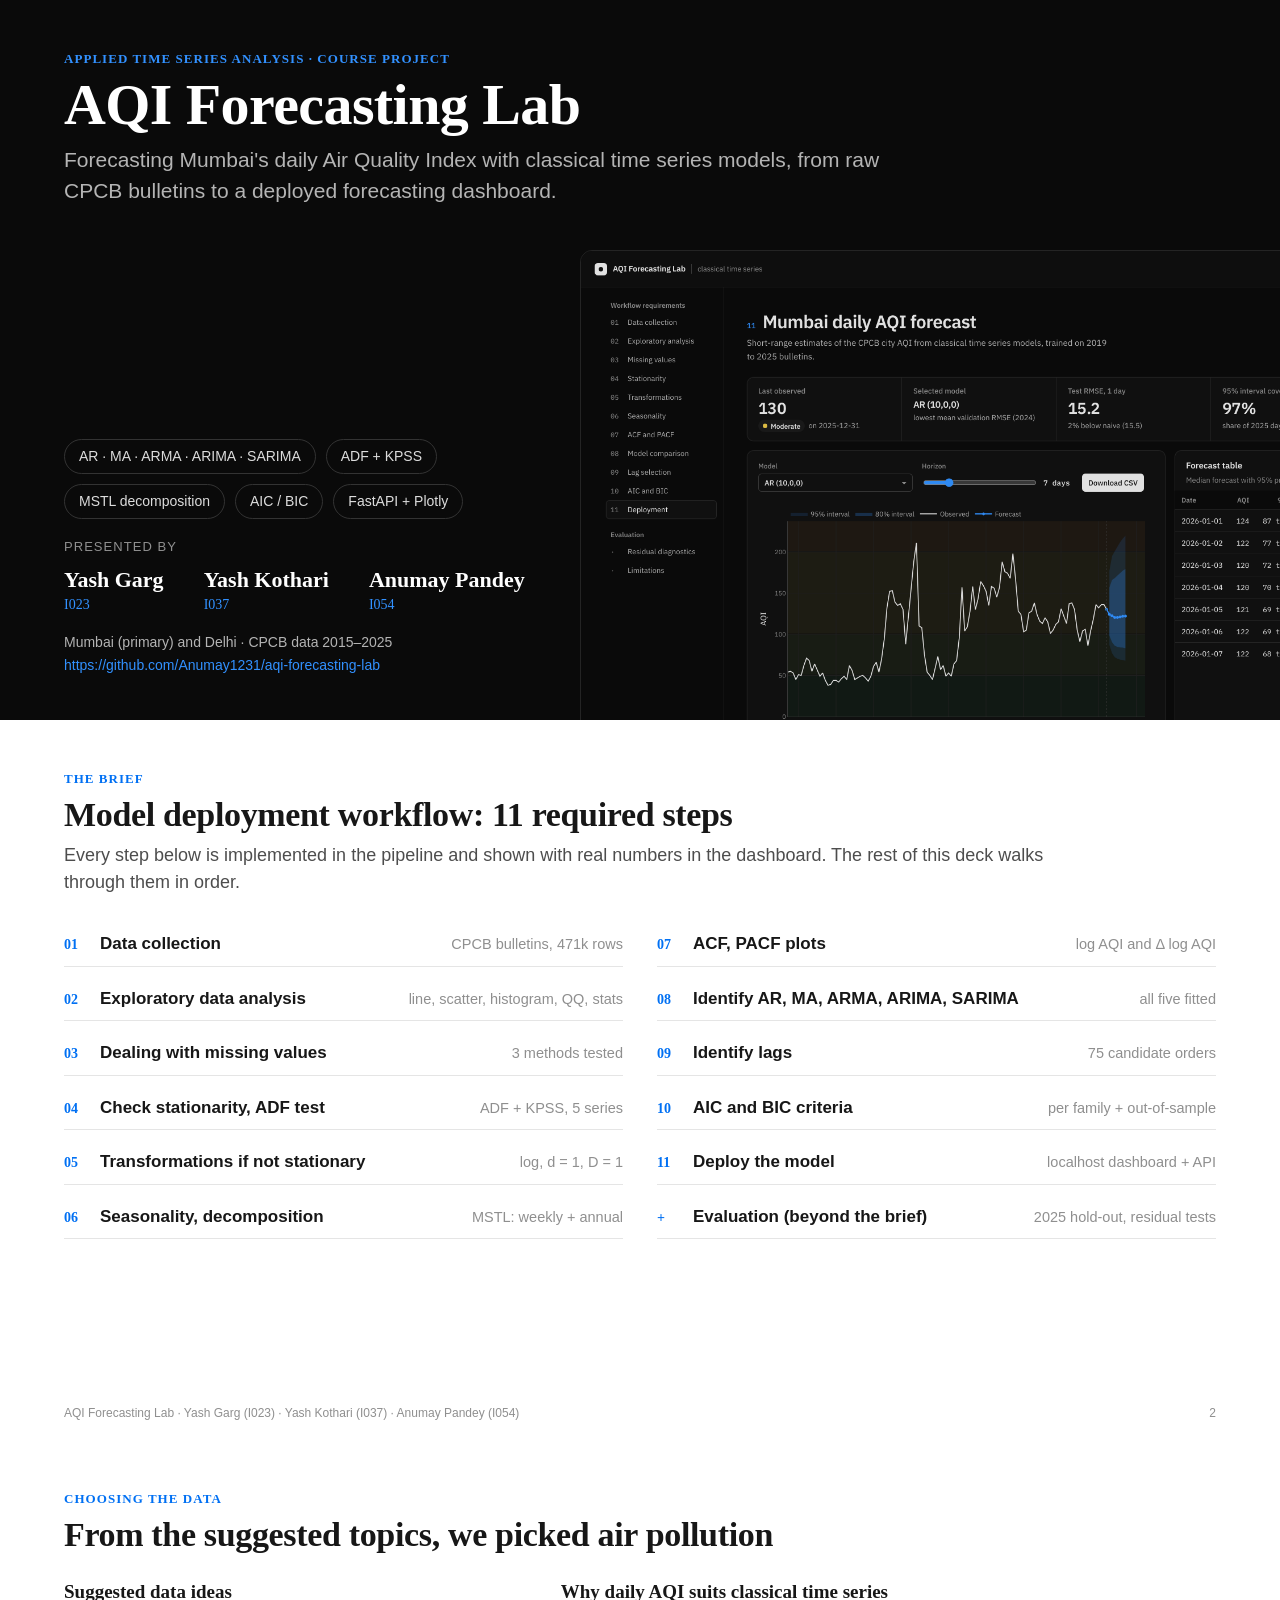
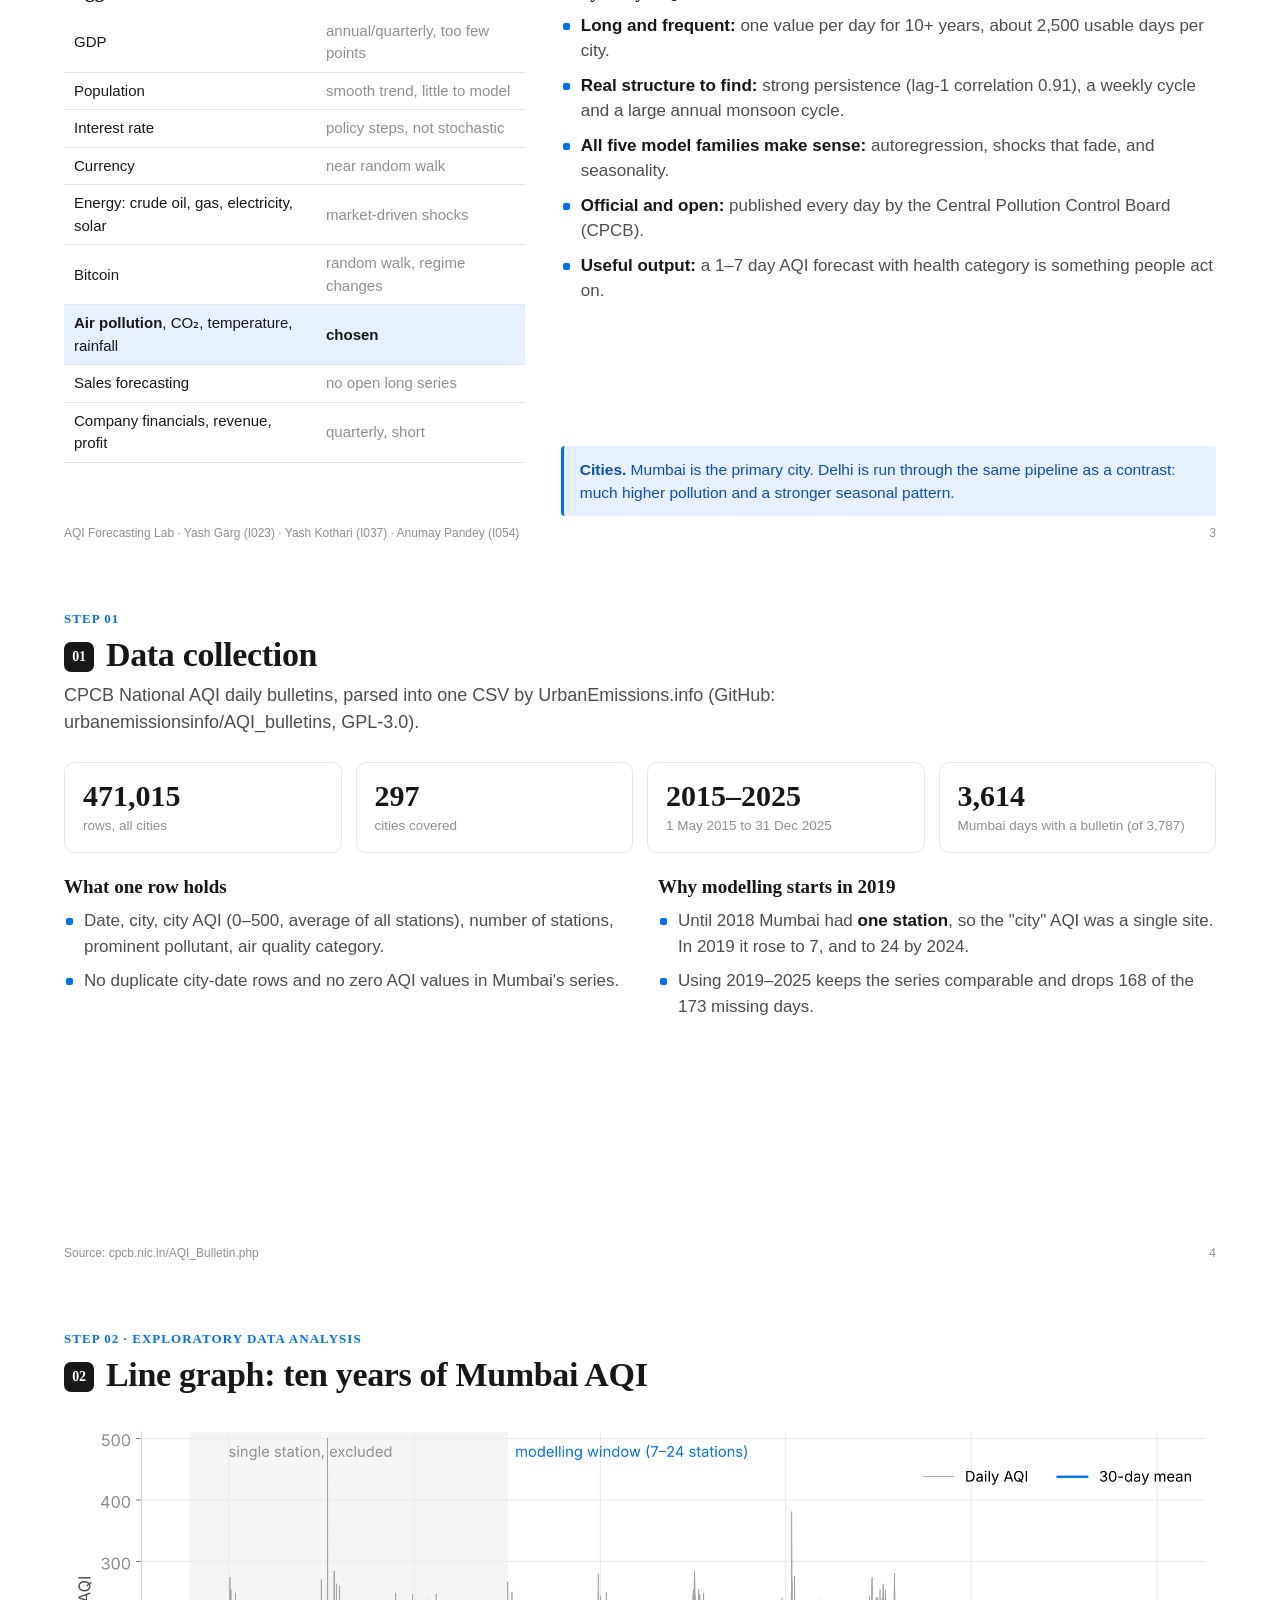
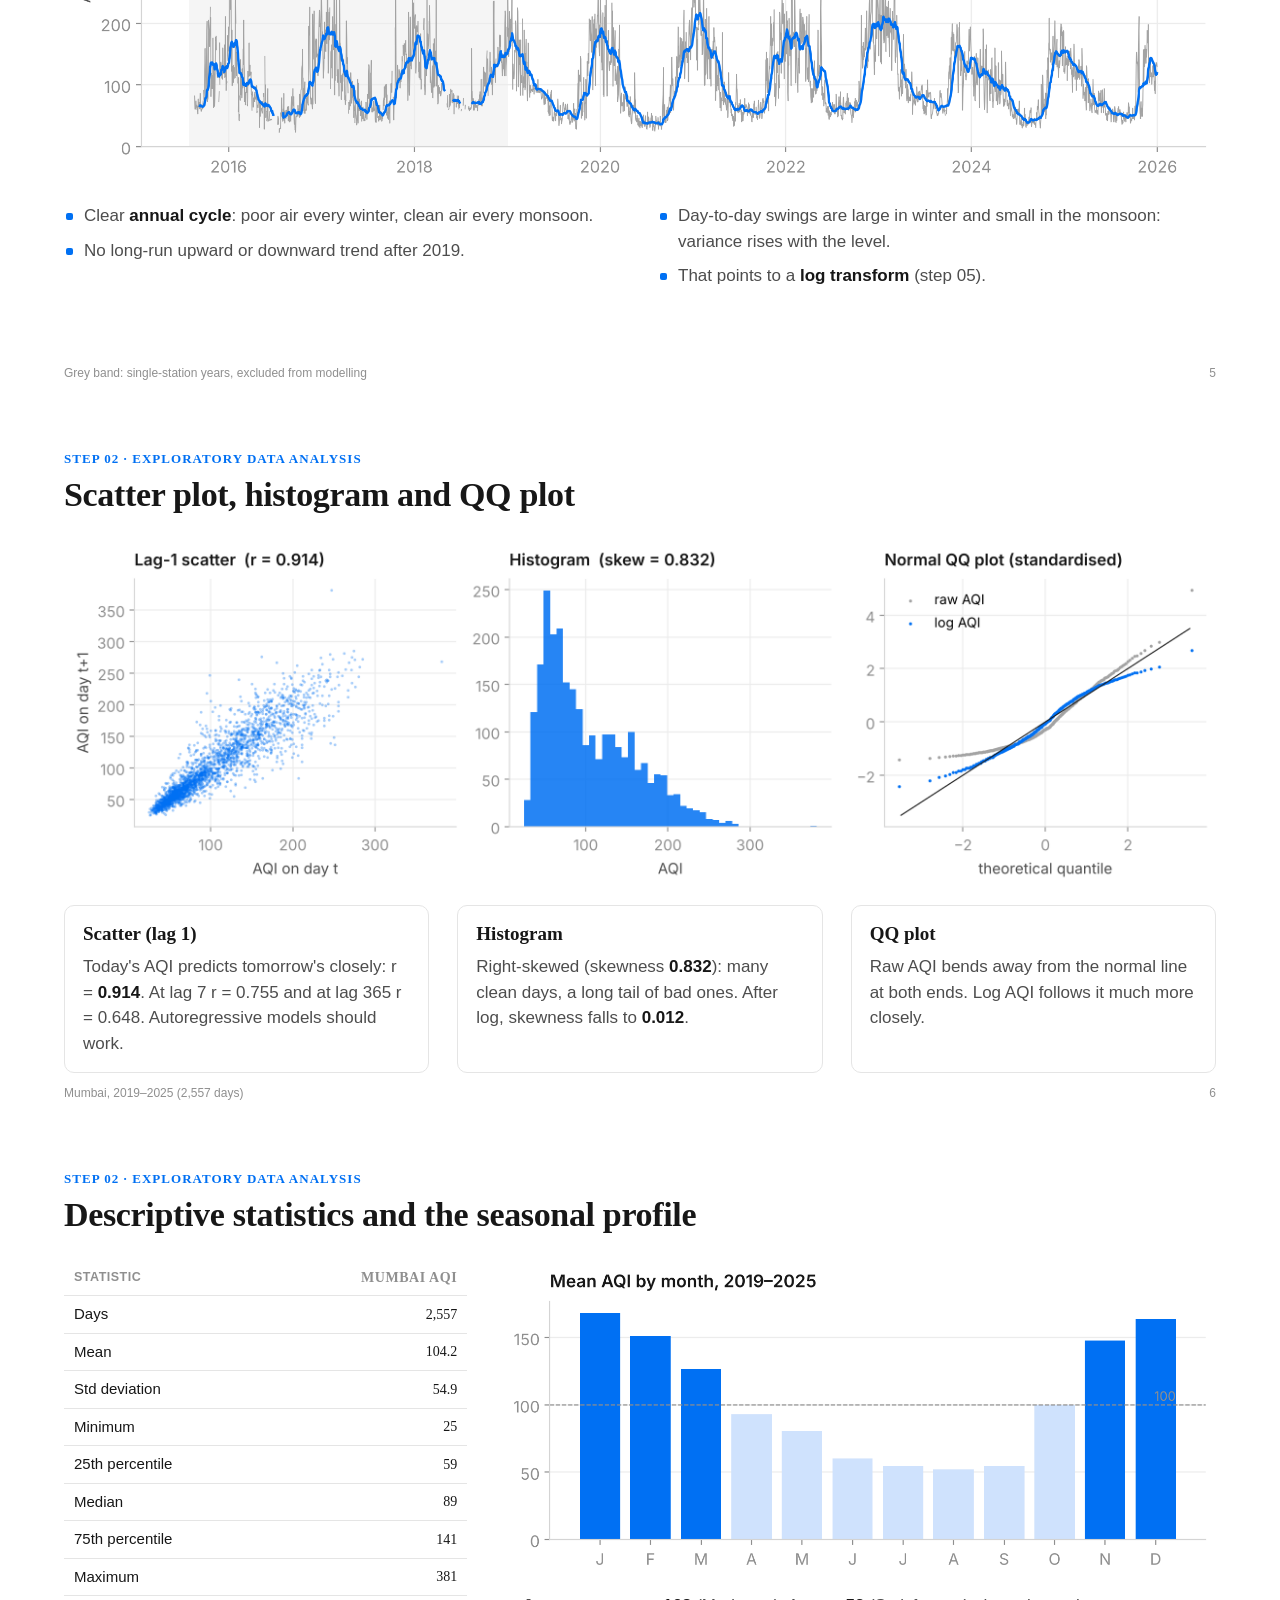
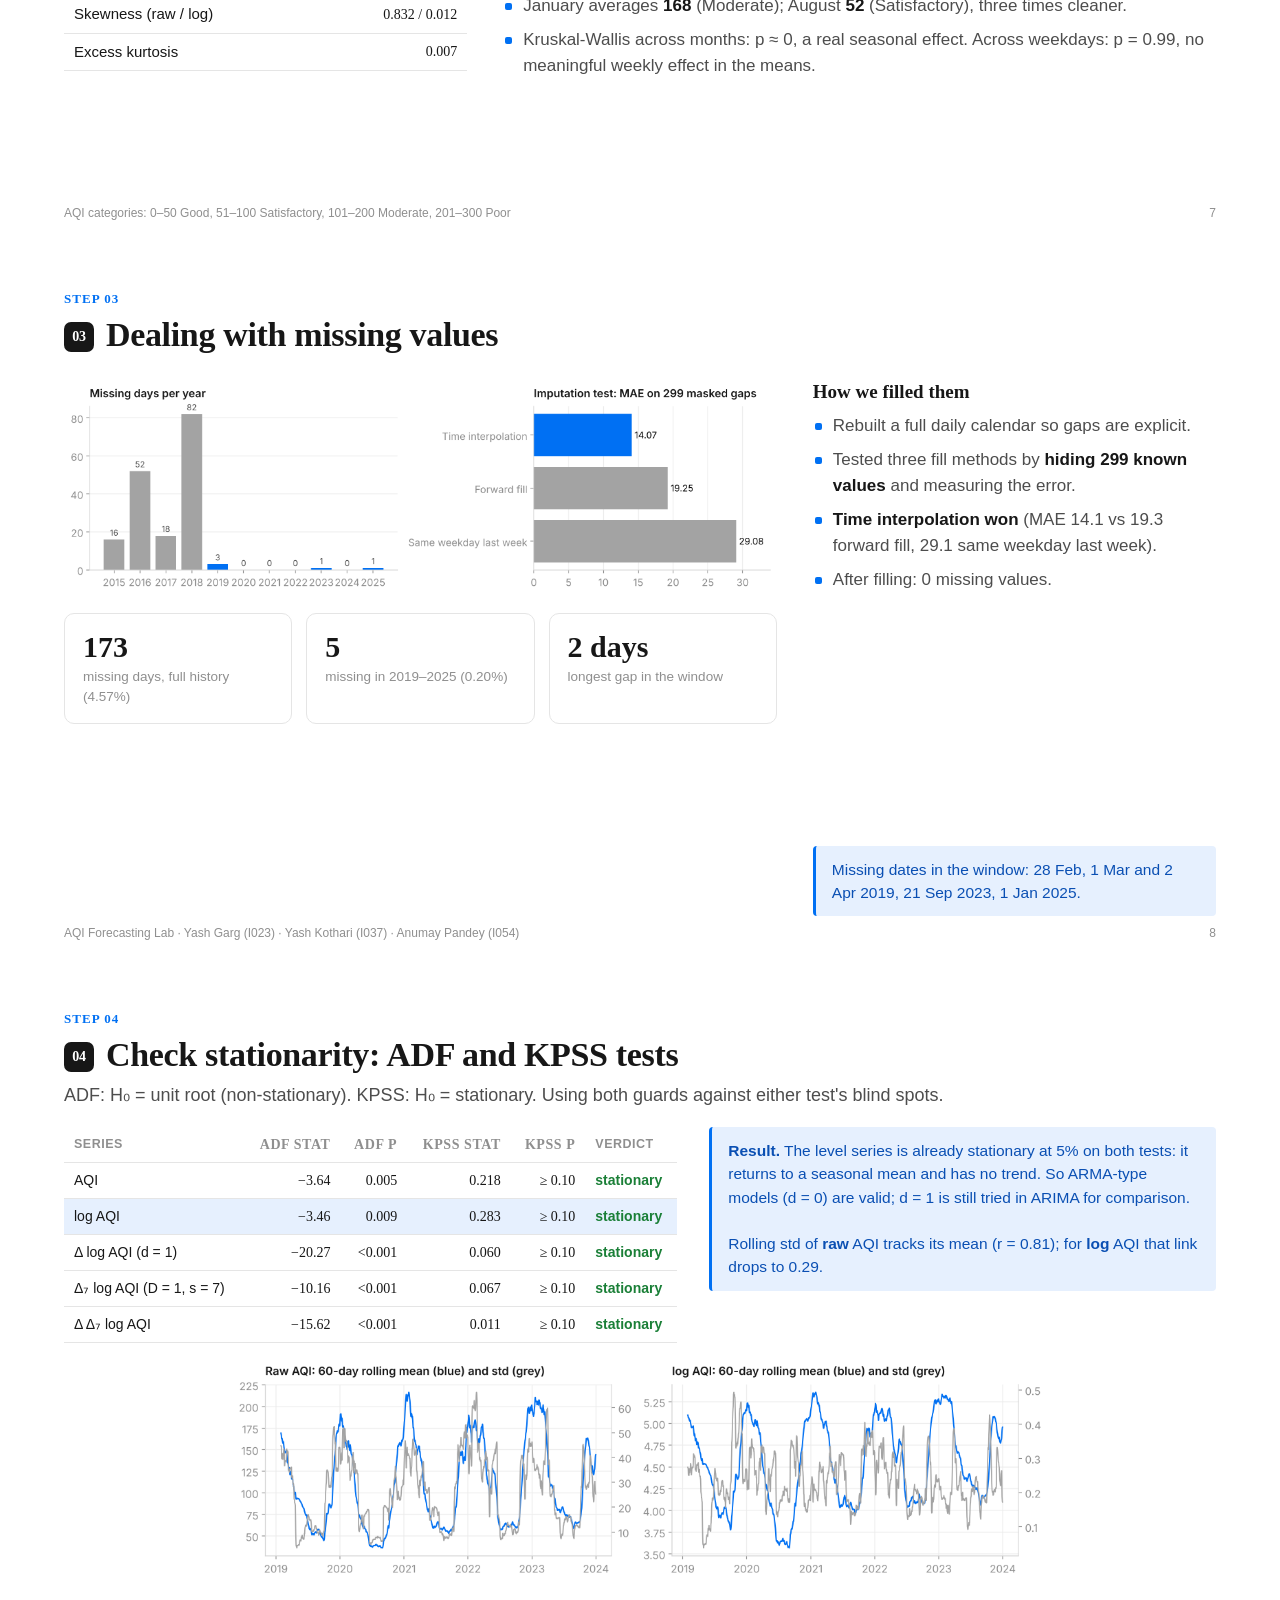
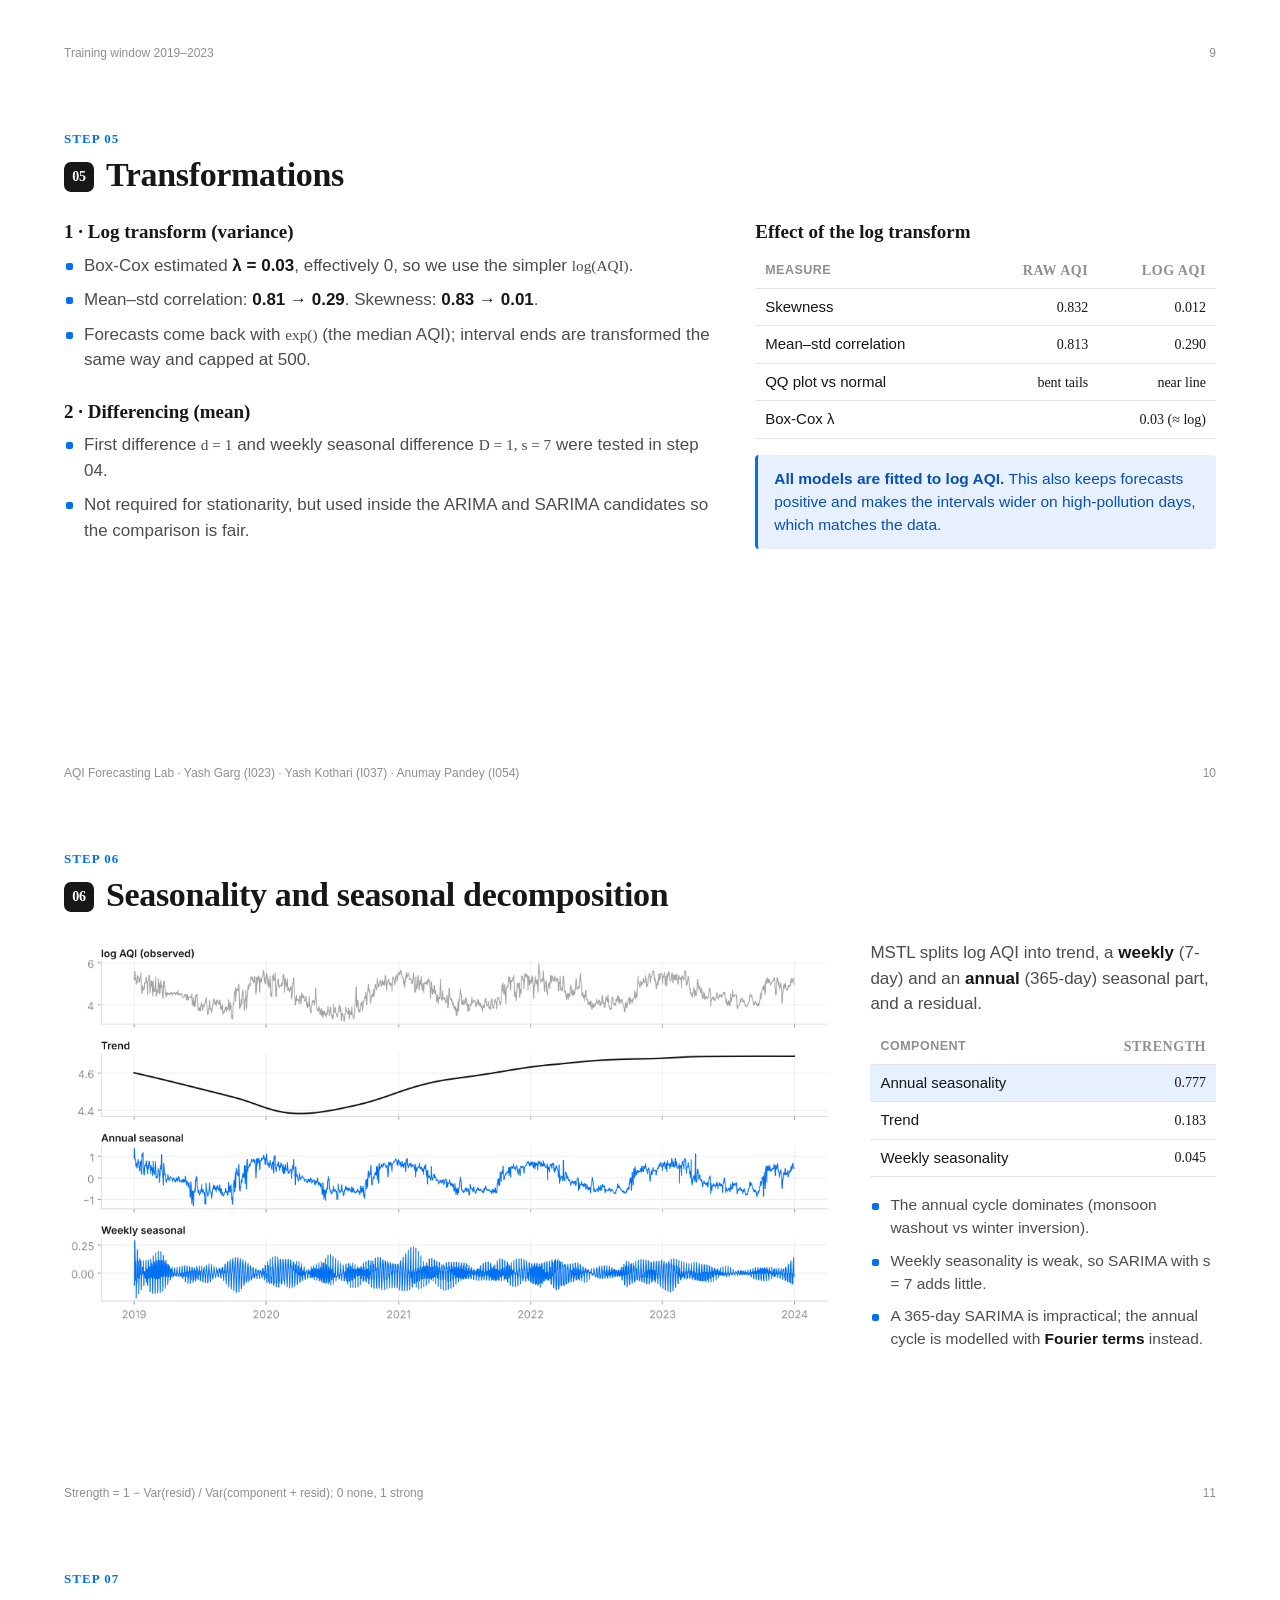
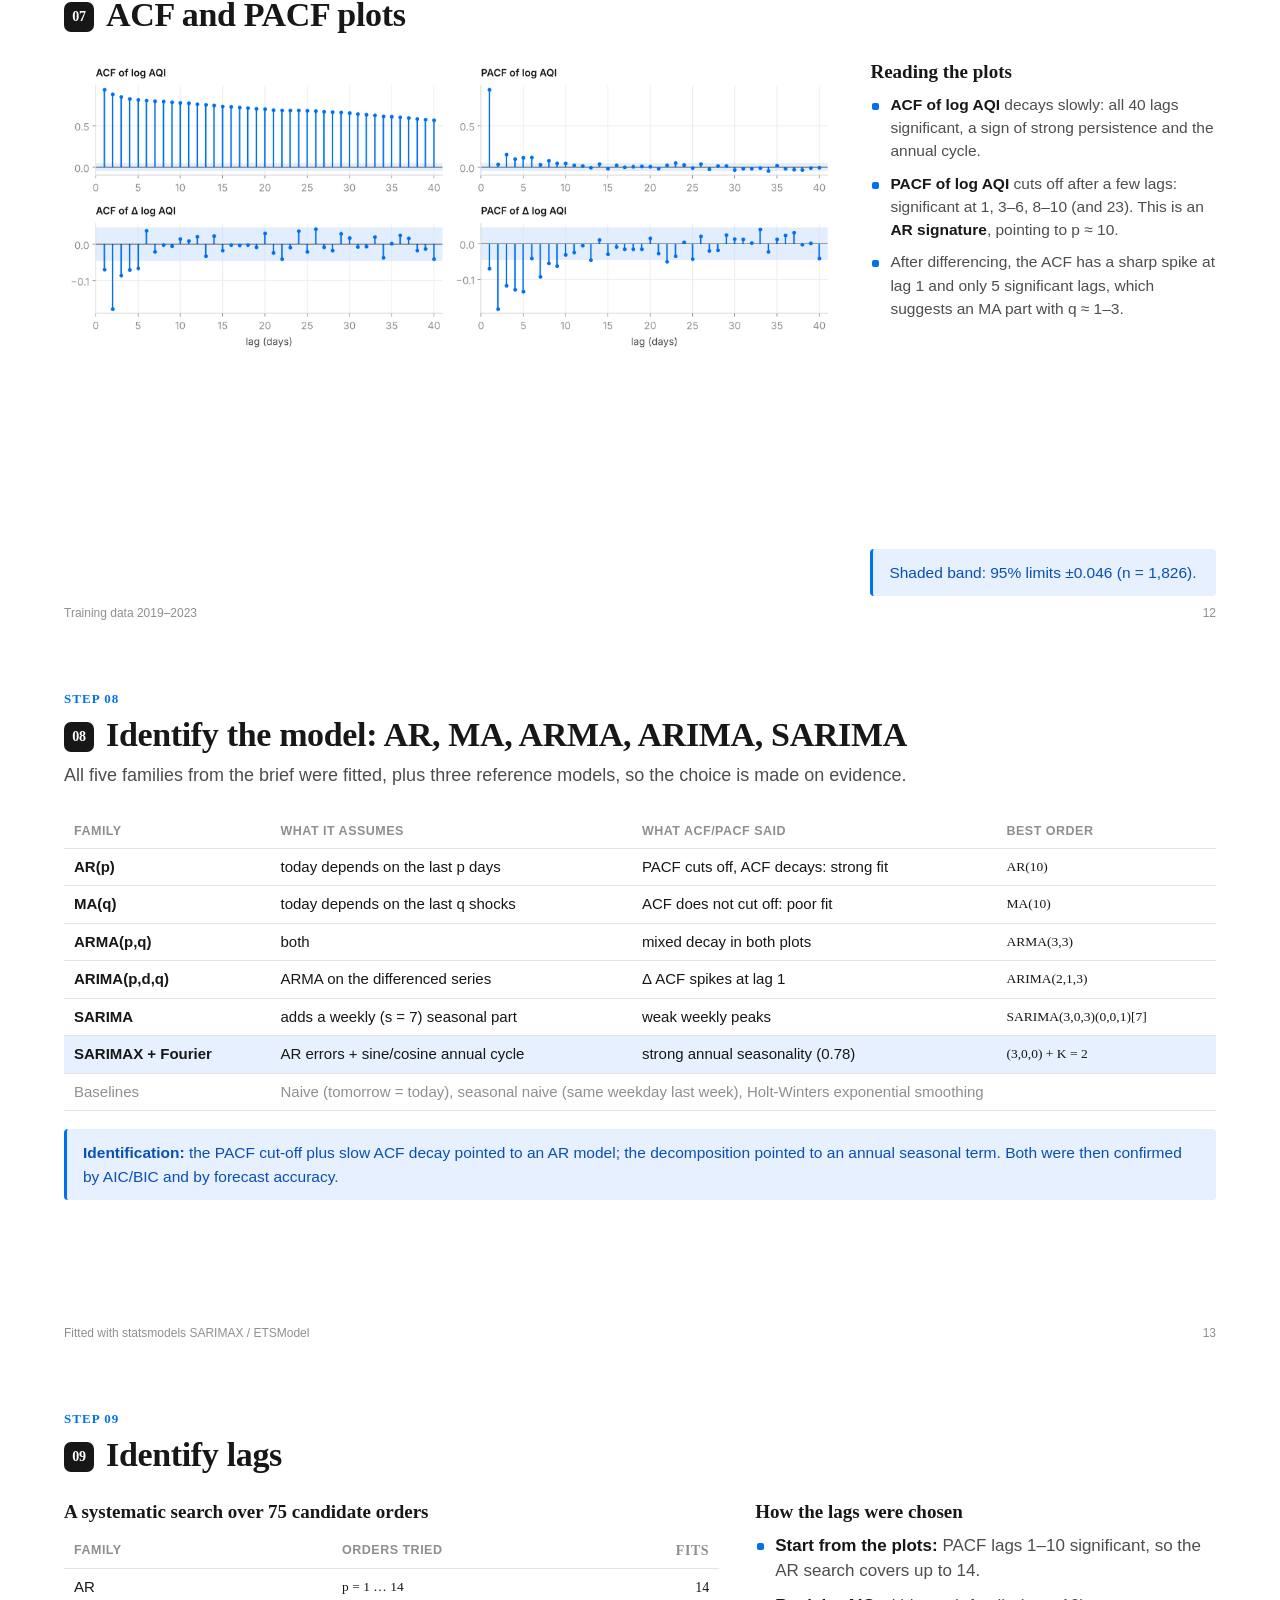
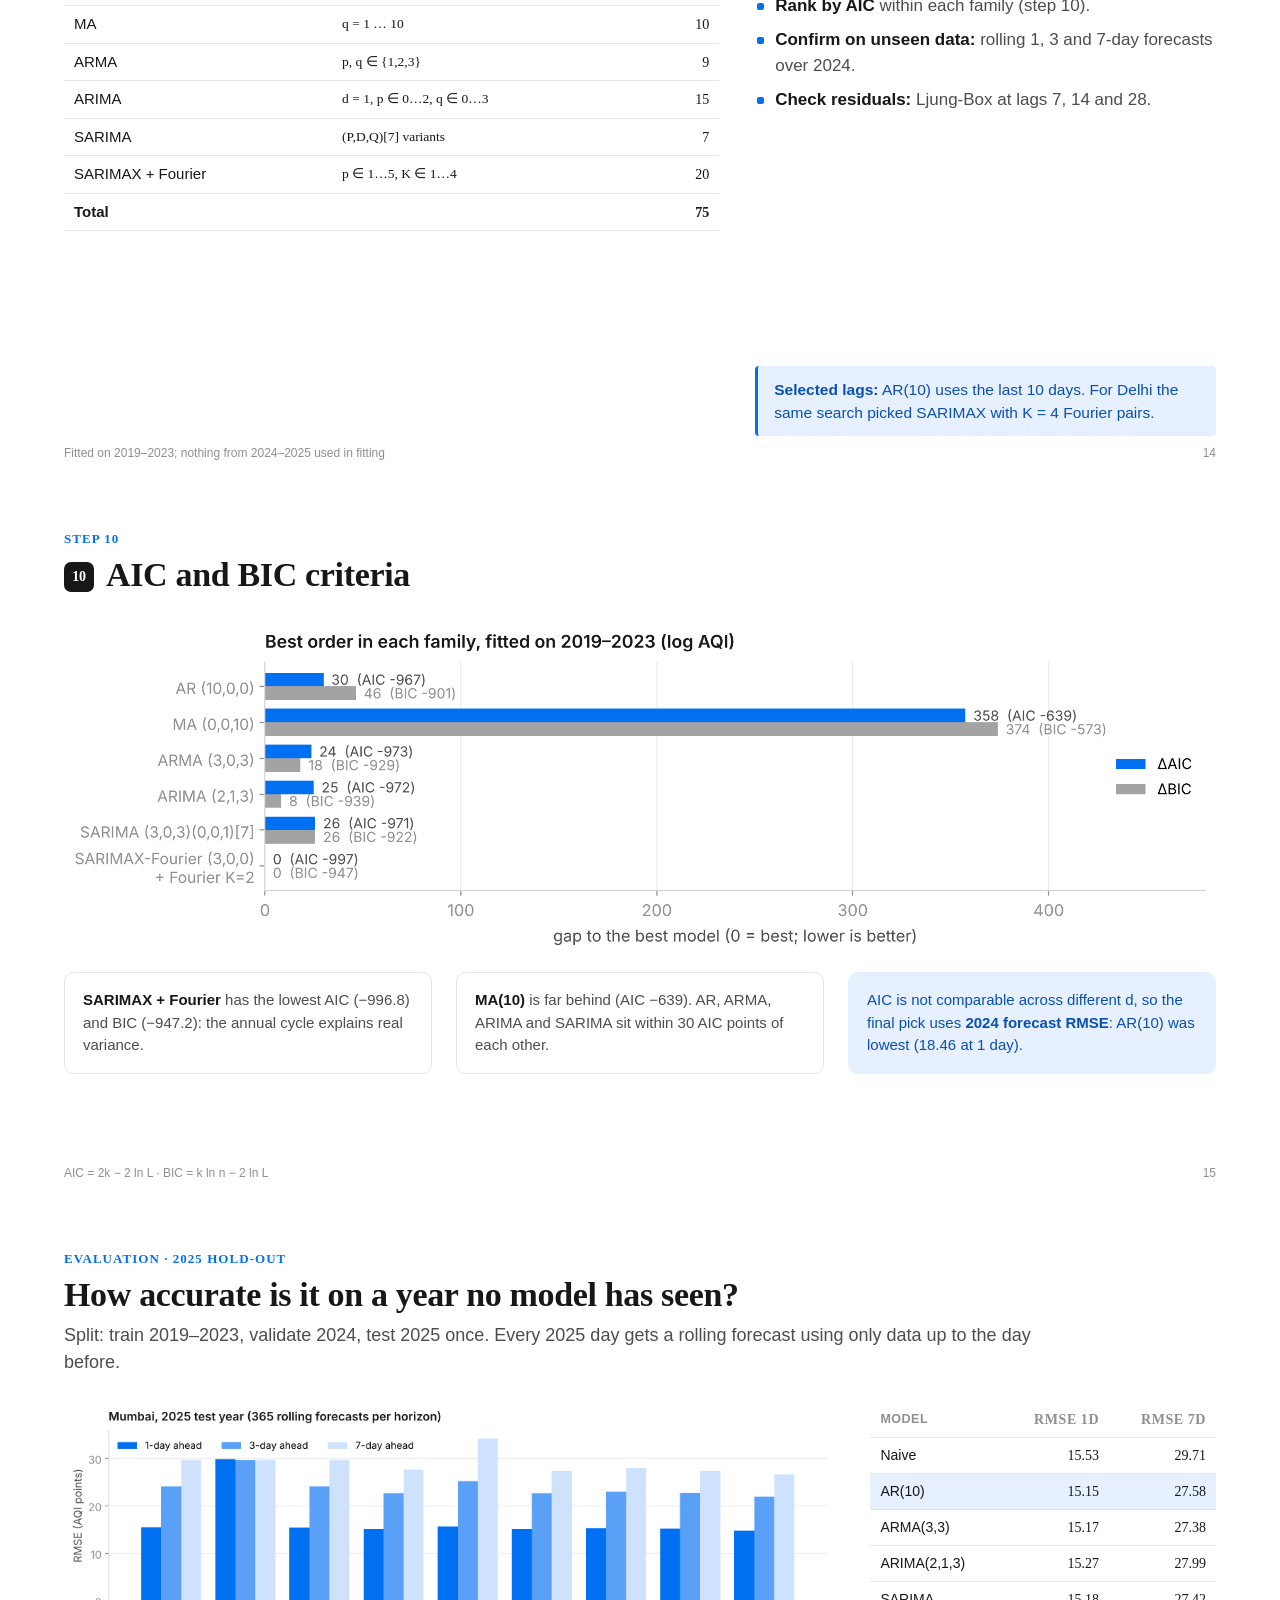
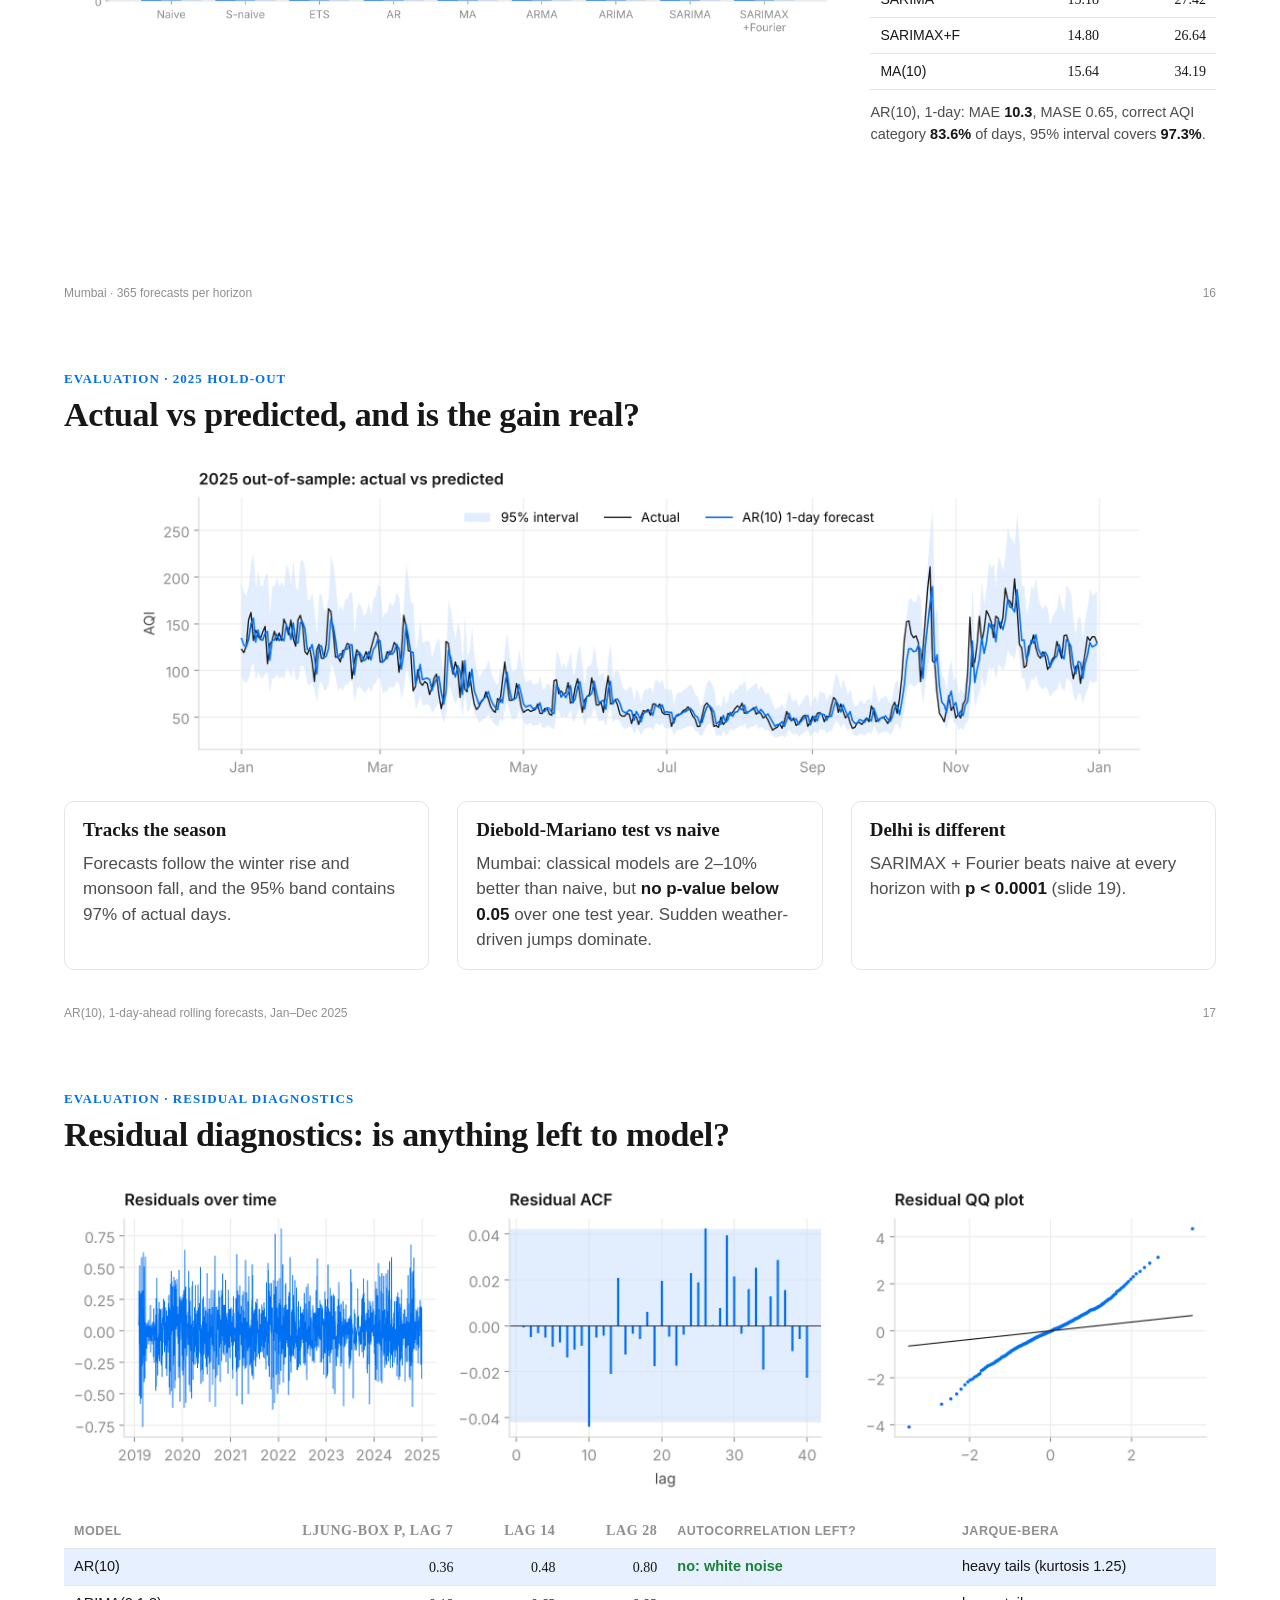
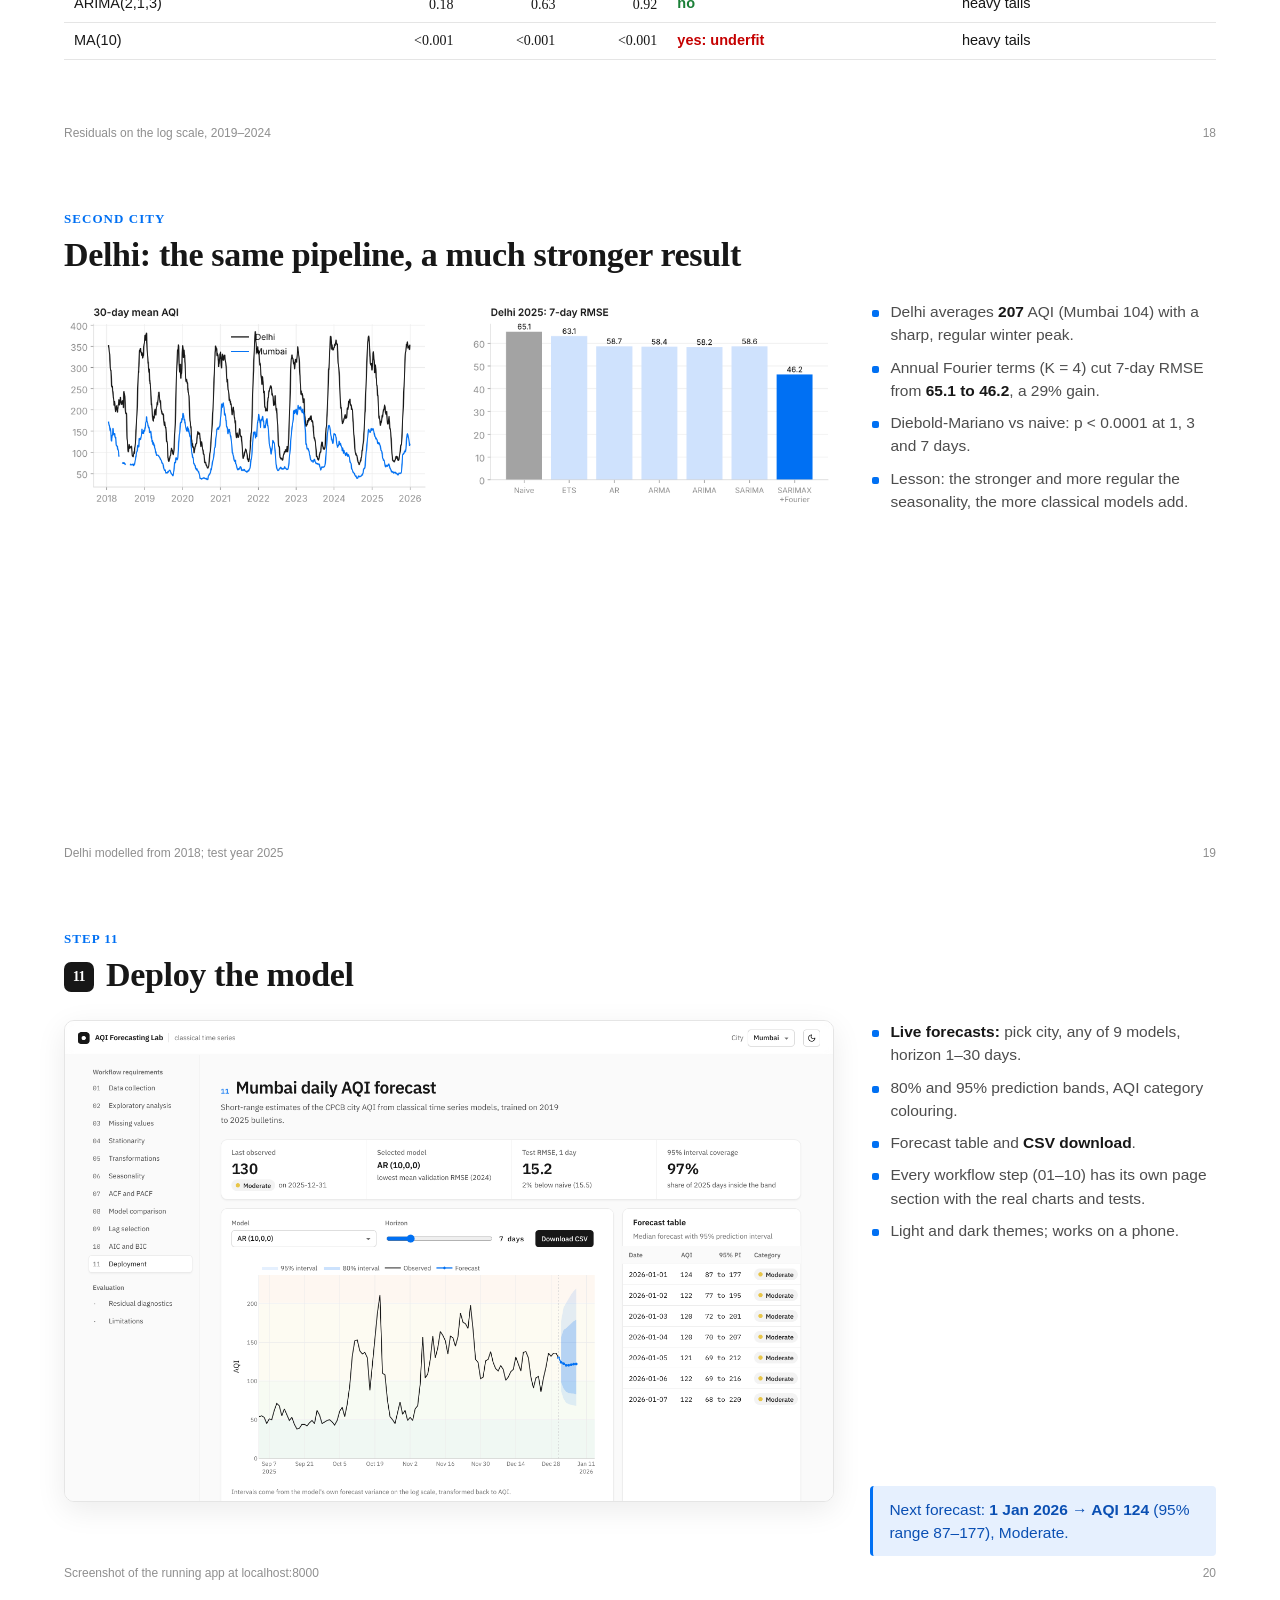
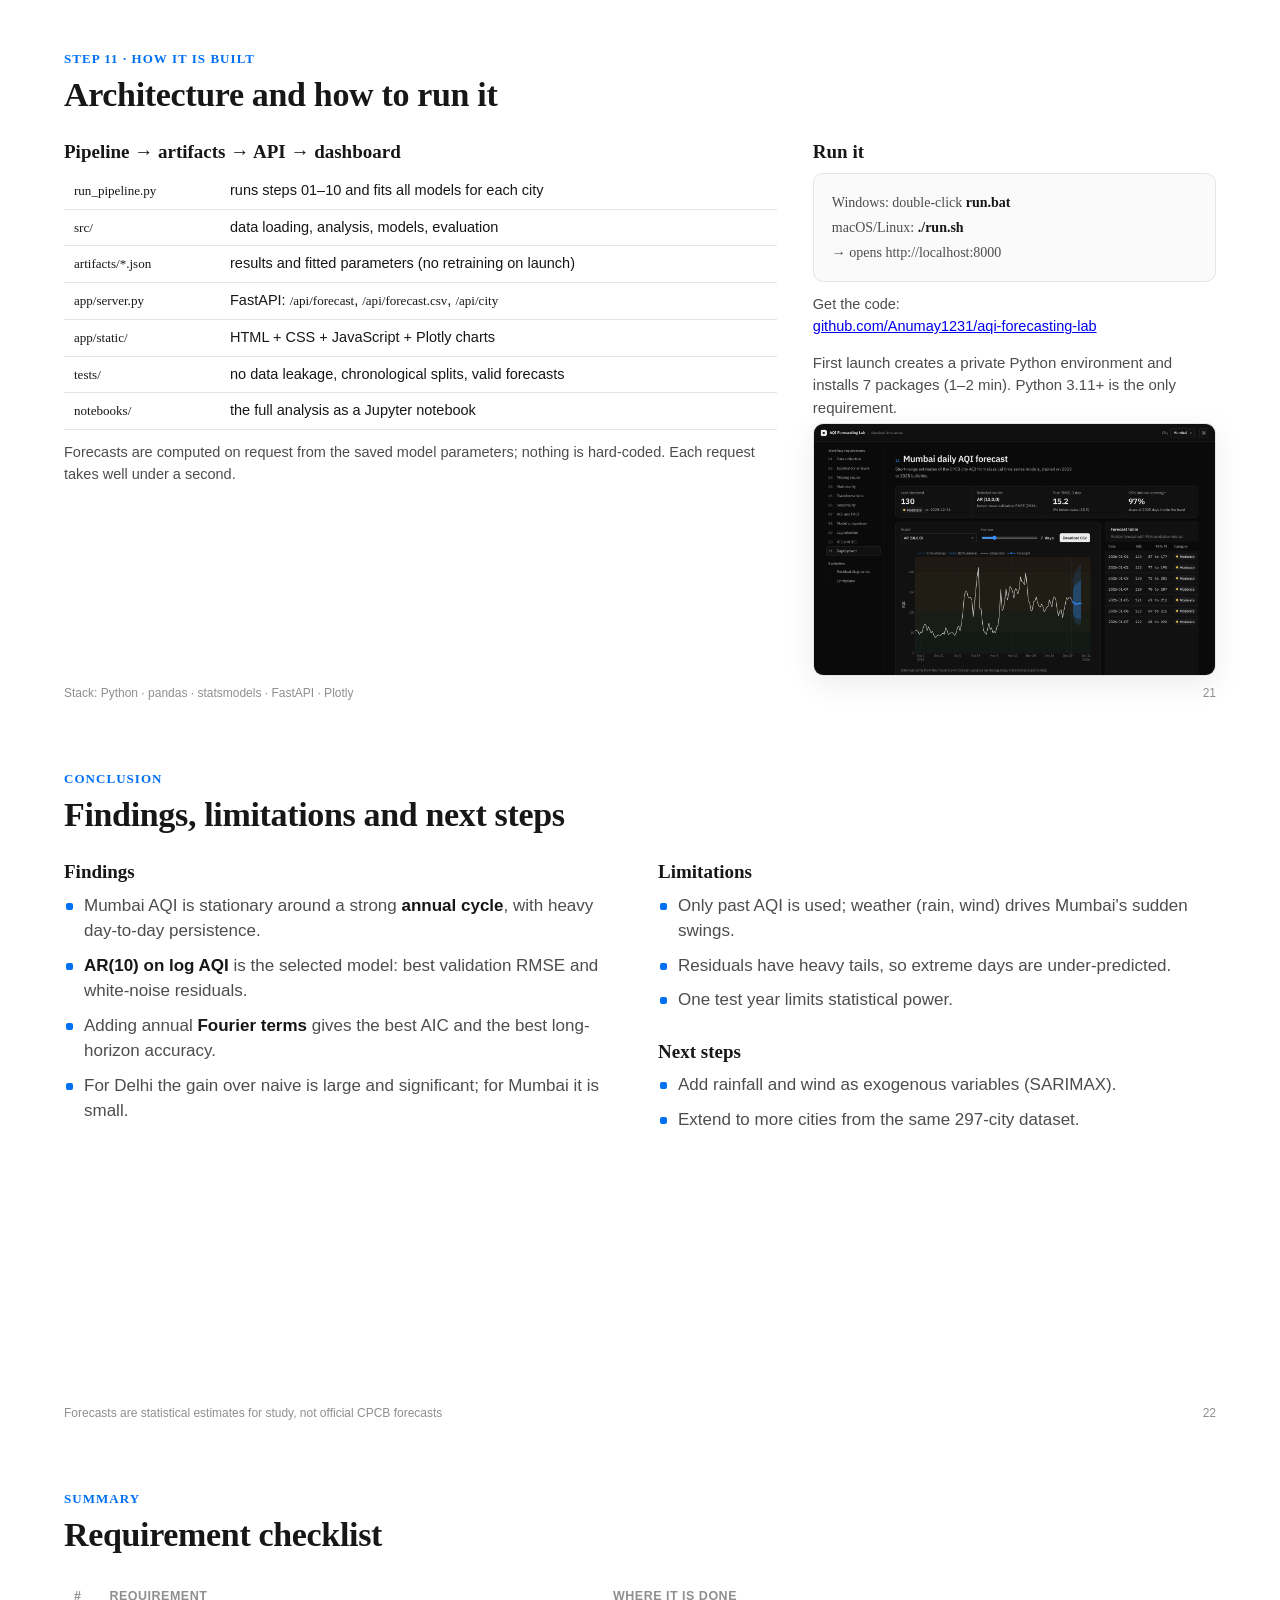
<file: docs/presentation/deck.html>
<!doctype html>
<html lang="en">
<head>
<meta charset="utf-8">
<title>AQI Forecasting Lab — Yash Garg, Yash Kothari, Anumay Pandey</title>
<style>
  @page { size: 1280px 720px; margin: 0; }
  :root {
    --ink: #171717; --body: #4d4d4d; --mute: #8f8f8f; --line: #e5e5e5; --soft: #fafafa;
    --accent: #0070f3; --accent-soft: #e6f0fe; --accent-ink: #0a4fb3; --ok: #1a7f37; --bad: #c50000;
  }
  * { box-sizing: border-box; margin: 0; padding: 0; }
  html, body { background: #fff; }
  body { font: 400 17px/1.5 "Inter", sans-serif; color: var(--body); -webkit-print-color-adjust: exact; print-color-adjust: exact; font-variant-numeric: tabular-nums; }
  .slide { width: 1280px; height: 720px; padding: 52px 64px 44px; position: relative; overflow: hidden; page-break-after: always; display: flex; flex-direction: column; }
  .slide:last-child { page-break-after: auto; }
  .kicker { font: 600 13px/1 "Inter"; letter-spacing: .08em; text-transform: uppercase; color: var(--accent); margin-bottom: 10px; }
  h1 { font: 700 34px/1.15 "Inter Display", "Inter"; color: var(--ink); letter-spacing: -.01em; }
  h2 { font: 650 19px/1.3 "Inter"; color: var(--ink); margin-bottom: 8px; }
  .sub { font-size: 18px; color: var(--body); margin-top: 8px; max-width: 980px; }
  .content { flex: 1; display: flex; gap: 36px; margin-top: 26px; min-height: 0; }
  .col { flex: 1; min-width: 0; display: flex; flex-direction: column; }
  .w40 { flex: 0 0 40%; } .w35 { flex: 0 0 35%; } .w30 { flex: 0 0 30%; }
  .fig { width: 100%; height: auto; display: block; }
  .figbox { flex: 1; display: flex; align-items: center; justify-content: center; min-height: 0; }
  .figbox img { max-width: 100%; max-height: 100%; object-fit: contain; }
  ul { list-style: none; } ul li { position: relative; padding-left: 20px; margin-bottom: 9px; }
  ul li::before { content: ""; position: absolute; left: 2px; top: 10px; width: 7px; height: 7px; border-radius: 2px; background: var(--accent); }
  b, strong { color: var(--ink); font-weight: 600; }
  .note { background: var(--accent-soft); border-left: 3px solid var(--accent); padding: 12px 16px; border-radius: 4px; color: var(--accent-ink); font-size: 15.5px; }
  .note b { color: var(--accent-ink); }
  .foot { position: absolute; left: 64px; right: 64px; bottom: 18px; display: flex; justify-content: space-between; font-size: 12px; color: var(--mute); }
  .step { display: inline-flex; align-items: center; justify-content: center; width: 30px; height: 30px; border-radius: 7px; background: var(--ink); color: #fff; font: 600 14px "JetBrains Mono"; margin-right: 12px; vertical-align: 5px; }
  table { border-collapse: collapse; width: 100%; font-size: 15px; }
  th { text-align: left; font-weight: 600; color: var(--mute); font-size: 12.5px; text-transform: uppercase; letter-spacing: .04em; padding: 7px 10px; border-bottom: 1px solid var(--line); }
  td { padding: 7px 10px; border-bottom: 1px solid var(--line); color: var(--ink); }
  td.num, th.num { text-align: right; font-family: "JetBrains Mono"; font-size: 14px; }
  tr.hl td { background: var(--accent-soft); }
  .mono { font-family: "JetBrains Mono"; font-size: .9em; }
  .ok { color: var(--ok); font-weight: 600; } .bad { color: var(--bad); font-weight: 600; }
  .stats { display: grid; grid-template-columns: repeat(4, 1fr); gap: 14px; }
  .stat { border: 1px solid var(--line); border-radius: 10px; padding: 16px 18px; }
  .stat .v { font: 700 30px/1.1 "Inter Display"; color: var(--ink); }
  .stat .l { font-size: 13.5px; color: var(--mute); margin-top: 4px; }
  .card.col { display: block; }
  .card { border: 1px solid var(--line); border-radius: 10px; padding: 16px 18px; }
  .shot { border: 1px solid var(--line); border-radius: 10px; box-shadow: 0 8px 30px rgba(0,0,0,.08); }
  /* title slide */
  .title { background: #0a0a0a; color: #b4b4b4; justify-content: space-between; }
  .title h1 { color: #fff; font-size: 58px; line-height: 1.05; }
  .title .kicker { color: #3291ff; }
  .title .sub { color: #b4b4b4; font-size: 21px; }
  .chips { display: flex; gap: 10px; flex-wrap: wrap; }
  .chip { border: 1px solid #333; border-radius: 99px; padding: 6px 14px; font-size: 14px; color: #ddd; }
  .grid11 { display: grid; grid-template-columns: 1fr 1fr; gap: 10px 34px; }
  .g { display: flex; align-items: baseline; gap: 12px; padding: 9px 0; border-bottom: 1px solid var(--line); }
  .g .n { font: 600 14px "JetBrains Mono"; color: var(--accent); width: 24px; }
  .g .t { color: var(--ink); font-weight: 550; }
  .g .d { color: var(--mute); font-size: 14.5px; margin-left: auto; text-align: right; }
  .check td:first-child { font-family: "JetBrains Mono"; color: var(--accent); width: 34px; }
  .tick { color: var(--ok); font-weight: 700; }
</style>
</head>
<body>

<!-- 1 Title -->
<section class="slide title">
  <div>
    <div class="kicker">Applied Time Series Analysis · Course project</div>
    <h1>AQI Forecasting Lab</h1>
    <p class="sub" style="max-width:820px">Forecasting Mumbai's daily Air Quality Index with classical time series models, from raw CPCB bulletins to a deployed forecasting dashboard.</p>
  </div>
  <img src="shots/dashboard_dark.png" style="position:absolute; right:-120px; top:250px; width:820px; border-radius:12px; border:1px solid #262626; opacity:.95">
  <div>
    <div class="chips" style="max-width:520px; margin-bottom:18px">
      <span class="chip">AR · MA · ARMA · ARIMA · SARIMA</span><span class="chip">ADF + KPSS</span><span class="chip">MSTL decomposition</span><span class="chip">AIC / BIC</span><span class="chip">FastAPI + Plotly</span>
    </div>
    <div style="font-size:13px; letter-spacing:.08em; text-transform:uppercase; color:#8f8f8f; margin-bottom:10px">Presented by</div>
    <div style="display:flex; gap:40px; margin-bottom:18px">
      <div><div style="font:600 22px/1.2 'Inter'; color:#fff">Yash Garg</div><div style="font:500 14px 'JetBrains Mono'; color:#3291ff; margin-top:4px">I023</div></div>
      <div><div style="font:600 22px/1.2 'Inter'; color:#fff">Yash Kothari</div><div style="font:500 14px 'JetBrains Mono'; color:#3291ff; margin-top:4px">I037</div></div>
      <div><div style="font:600 22px/1.2 'Inter'; color:#fff">Anumay Pandey</div><div style="font:500 14px 'JetBrains Mono'; color:#3291ff; margin-top:4px">I054</div></div>
    </div>
    <div style="font-size:14px; line-height:1.6">Mumbai (primary) and Delhi · CPCB data 2015–2025<br><a href="https://github.com/Anumay1231/aqi-forecasting-lab" style="color:#3291ff; text-decoration:none">https://github.com/Anumay1231/aqi-forecasting-lab</a></div>
  </div>
</section>

<!-- 2 Brief -->
<section class="slide">
  <div class="kicker">The brief</div>
  <h1>Model deployment workflow: 11 required steps</h1>
  <p class="sub">Every step below is implemented in the pipeline and shown with real numbers in the dashboard. The rest of this deck walks through them in order.</p>
  <div class="content" style="display:block">
    <div class="grid11">
      <div class="g"><span class="n">01</span><span class="t">Data collection</span><span class="d">CPCB bulletins, 471k rows</span></div>
      <div class="g"><span class="n">07</span><span class="t">ACF, PACF plots</span><span class="d">log AQI and Δ log AQI</span></div>
      <div class="g"><span class="n">02</span><span class="t">Exploratory data analysis</span><span class="d">line, scatter, histogram, QQ, stats</span></div>
      <div class="g"><span class="n">08</span><span class="t">Identify AR, MA, ARMA, ARIMA, SARIMA</span><span class="d">all five fitted</span></div>
      <div class="g"><span class="n">03</span><span class="t">Dealing with missing values</span><span class="d">3 methods tested</span></div>
      <div class="g"><span class="n">09</span><span class="t">Identify lags</span><span class="d">75 candidate orders</span></div>
      <div class="g"><span class="n">04</span><span class="t">Check stationarity, ADF test</span><span class="d">ADF + KPSS, 5 series</span></div>
      <div class="g"><span class="n">10</span><span class="t">AIC and BIC criteria</span><span class="d">per family + out-of-sample</span></div>
      <div class="g"><span class="n">05</span><span class="t">Transformations if not stationary</span><span class="d">log, d = 1, D = 1</span></div>
      <div class="g"><span class="n">11</span><span class="t">Deploy the model</span><span class="d">localhost dashboard + API</span></div>
      <div class="g"><span class="n">06</span><span class="t">Seasonality, decomposition</span><span class="d">MSTL: weekly + annual</span></div>
      <div class="g"><span class="n">+</span><span class="t">Evaluation (beyond the brief)</span><span class="d">2025 hold-out, residual tests</span></div>
    </div>
  </div>
  <div class="foot"><span>AQI Forecasting Lab · Yash Garg (I023) · Yash Kothari (I037) · Anumay Pandey (I054)</span><span>2</span></div>
</section>

<!-- 3 Choosing data -->
<section class="slide">
  <div class="kicker">Choosing the data</div>
  <h1>From the suggested topics, we picked air pollution</h1>
  <div class="content">
    <div class="col w40">
      <h2>Suggested data ideas</h2>
      <table>
        <tr><td>GDP</td><td style="color:var(--mute)">annual/quarterly, too few points</td></tr>
        <tr><td>Population</td><td style="color:var(--mute)">smooth trend, little to model</td></tr>
        <tr><td>Interest rate</td><td style="color:var(--mute)">policy steps, not stochastic</td></tr>
        <tr><td>Currency</td><td style="color:var(--mute)">near random walk</td></tr>
        <tr><td>Energy: crude oil, gas, electricity, solar</td><td style="color:var(--mute)">market-driven shocks</td></tr>
        <tr><td>Bitcoin</td><td style="color:var(--mute)">random walk, regime changes</td></tr>
        <tr class="hl"><td><b>Air pollution</b>, CO₂, temperature, rainfall</td><td><b>chosen</b></td></tr>
        <tr><td>Sales forecasting</td><td style="color:var(--mute)">no open long series</td></tr>
        <tr><td>Company financials, revenue, profit</td><td style="color:var(--mute)">quarterly, short</td></tr>
      </table>
    </div>
    <div class="col">
      <h2>Why daily AQI suits classical time series</h2>
      <ul>
        <li><b>Long and frequent:</b> one value per day for 10+ years, about 2,500 usable days per city.</li>
        <li><b>Real structure to find:</b> strong persistence (lag-1 correlation 0.91), a weekly cycle and a large annual monsoon cycle.</li>
        <li><b>All five model families make sense:</b> autoregression, shocks that fade, and seasonality.</li>
        <li><b>Official and open:</b> published every day by the Central Pollution Control Board (CPCB).</li>
        <li><b>Useful output:</b> a 1–7 day AQI forecast with health category is something people act on.</li>
      </ul>
      <div class="note" style="margin-top:auto"><b>Cities.</b> Mumbai is the primary city. Delhi is run through the same pipeline as a contrast: much higher pollution and a stronger seasonal pattern.</div>
    </div>
  </div>
  <div class="foot"><span>AQI Forecasting Lab · Yash Garg (I023) · Yash Kothari (I037) · Anumay Pandey (I054)</span><span>3</span></div>
</section>

<!-- 4 Step 1 -->
<section class="slide">
  <div class="kicker">Step 01</div>
  <h1><span class="step">01</span>Data collection</h1>
  <p class="sub">CPCB National AQI daily bulletins, parsed into one CSV by UrbanEmissions.info (GitHub: urbanemissionsinfo/AQI_bulletins, GPL-3.0).</p>
  <div class="content" style="flex-direction:column; gap:22px">
    <div class="stats">
      <div class="stat"><div class="v">471,015</div><div class="l">rows, all cities</div></div>
      <div class="stat"><div class="v">297</div><div class="l">cities covered</div></div>
      <div class="stat"><div class="v">2015–2025</div><div class="l">1 May 2015 to 31 Dec 2025</div></div>
      <div class="stat"><div class="v">3,614</div><div class="l">Mumbai days with a bulletin (of 3,787)</div></div>
    </div>
    <div style="display:flex; gap:36px">
      <div class="col">
        <h2>What one row holds</h2>
        <ul>
          <li>Date, city, city AQI (0–500, average of all stations), number of stations, prominent pollutant, air quality category.</li>
          <li>No duplicate city-date rows and no zero AQI values in Mumbai's series.</li>
        </ul>
      </div>
      <div class="col">
        <h2>Why modelling starts in 2019</h2>
        <ul>
          <li>Until 2018 Mumbai had <b>one station</b>, so the "city" AQI was a single site. In 2019 it rose to 7, and to 24 by 2024.</li>
          <li>Using 2019–2025 keeps the series comparable and drops 168 of the 173 missing days.</li>
        </ul>
      </div>
    </div>
  </div>
  <div class="foot"><span>Source: cpcb.nic.in/AQI_Bulletin.php</span><span>4</span></div>
</section>

<!-- 5 Step 2 line -->
<section class="slide">
  <div class="kicker">Step 02 · Exploratory data analysis</div>
  <h1><span class="step">02</span>Line graph: ten years of Mumbai AQI</h1>
  <div class="content" style="flex-direction:column; gap:16px">
    <img class="fig" src="fig/line.png">
    <div style="display:flex; gap:36px">
      <ul class="col"><li>Clear <b>annual cycle</b>: poor air every winter, clean air every monsoon.</li><li>No long-run upward or downward trend after 2019.</li></ul>
      <ul class="col"><li>Day-to-day swings are large in winter and small in the monsoon: variance rises with the level.</li><li>That points to a <b>log transform</b> (step 05).</li></ul>
    </div>
  </div>
  <div class="foot"><span>Grey band: single-station years, excluded from modelling</span><span>5</span></div>
</section>

<!-- 6 Step 2 scatter hist qq -->
<section class="slide">
  <div class="kicker">Step 02 · Exploratory data analysis</div>
  <h1>Scatter plot, histogram and QQ plot</h1>
  <div class="content" style="flex-direction:column; gap:18px">
    <img class="fig" src="fig/eda.png">
    <div style="display:flex; gap:28px">
      <div class="col card"><h2>Scatter (lag 1)</h2>Today's AQI predicts tomorrow's closely: r = <b>0.914</b>. At lag 7 r = 0.755 and at lag 365 r = 0.648. Autoregressive models should work.</div>
      <div class="col card"><h2>Histogram</h2>Right-skewed (skewness <b>0.832</b>): many clean days, a long tail of bad ones. After log, skewness falls to <b>0.012</b>.</div>
      <div class="col card"><h2>QQ plot</h2>Raw AQI bends away from the normal line at both ends. Log AQI follows it much more closely.</div>
    </div>
  </div>
  <div class="foot"><span>Mumbai, 2019–2025 (2,557 days)</span><span>6</span></div>
</section>

<!-- 7 Step 2 stats -->
<section class="slide">
  <div class="kicker">Step 02 · Exploratory data analysis</div>
  <h1>Descriptive statistics and the seasonal profile</h1>
  <div class="content">
    <div class="col w35">
      <table>
        <tr><th>Statistic</th><th class="num">Mumbai AQI</th></tr>
        <tr><td>Days</td><td class="num">2,557</td></tr>
        <tr><td>Mean</td><td class="num">104.2</td></tr>
        <tr><td>Std deviation</td><td class="num">54.9</td></tr>
        <tr><td>Minimum</td><td class="num">25</td></tr>
        <tr><td>25th percentile</td><td class="num">59</td></tr>
        <tr><td>Median</td><td class="num">89</td></tr>
        <tr><td>75th percentile</td><td class="num">141</td></tr>
        <tr><td>Maximum</td><td class="num">381</td></tr>
        <tr><td>Skewness (raw / log)</td><td class="num">0.832 / 0.012</td></tr>
        <tr><td>Excess kurtosis</td><td class="num">0.007</td></tr>
      </table>
    </div>
    <div class="col">
      <img class="fig" src="fig/monthly.png" style="max-height:330px; object-fit:contain">
      <ul style="margin-top:14px">
        <li>January averages <b>168</b> (Moderate); August <b>52</b> (Satisfactory), three times cleaner.</li>
        <li>Kruskal-Wallis across months: p ≈ 0, a real seasonal effect. Across weekdays: p = 0.99, no meaningful weekly effect in the means.</li>
        
      </ul>
    </div>
  </div>
  <div class="foot"><span>AQI categories: 0–50 Good, 51–100 Satisfactory, 101–200 Moderate, 201–300 Poor</span><span>7</span></div>
</section>

<!-- 8 Step 3 -->
<section class="slide">
  <div class="kicker">Step 03</div>
  <h1><span class="step">03</span>Dealing with missing values</h1>
  <div class="content">
    <div class="col">
      <img class="fig" src="fig/missing.png">
      <div class="stats" style="grid-template-columns:repeat(3,1fr); margin-top:18px">
        <div class="stat"><div class="v">173</div><div class="l">missing days, full history (4.57%)</div></div>
        <div class="stat"><div class="v">5</div><div class="l">missing in 2019–2025 (0.20%)</div></div>
        <div class="stat"><div class="v">2 days</div><div class="l">longest gap in the window</div></div>
      </div>
    </div>
    <div class="col w35">
      <h2>How we filled them</h2>
      <ul>
        <li>Rebuilt a full daily calendar so gaps are explicit.</li>
        <li>Tested three fill methods by <b>hiding 299 known values</b> and measuring the error.</li>
        <li><b>Time interpolation won</b> (MAE 14.1 vs 19.3 forward fill, 29.1 same weekday last week).</li>
        <li>After filling: 0 missing values.</li>
      </ul>
      <div class="note" style="margin-top:auto">Missing dates in the window: 28 Feb, 1 Mar and 2 Apr 2019, 21 Sep 2023, 1 Jan 2025.</div>
    </div>
  </div>
  <div class="foot"><span>AQI Forecasting Lab · Yash Garg (I023) · Yash Kothari (I037) · Anumay Pandey (I054)</span><span>8</span></div>
</section>

<!-- 9 Step 4 -->
<section class="slide">
  <div class="kicker">Step 04</div>
  <h1><span class="step">04</span>Check stationarity: ADF and KPSS tests</h1>
  <p class="sub">ADF: H₀ = unit root (non-stationary). KPSS: H₀ = stationary. Using both guards against either test's blind spots.</p>
  <div class="content" style="flex-direction:column; gap:14px; margin-top:18px">
    <div style="display:flex; gap:32px">
      <table style="flex:1.3; font-size:14px">
        <tr><th>Series</th><th class="num">ADF stat</th><th class="num">ADF p</th><th class="num">KPSS stat</th><th class="num">KPSS p</th><th>Verdict</th></tr>
        <tr><td>AQI</td><td class="num">−3.64</td><td class="num">0.005</td><td class="num">0.218</td><td class="num">≥ 0.10</td><td class="ok">stationary</td></tr>
        <tr class="hl"><td>log AQI</td><td class="num">−3.46</td><td class="num">0.009</td><td class="num">0.283</td><td class="num">≥ 0.10</td><td class="ok">stationary</td></tr>
        <tr><td>Δ log AQI (d = 1)</td><td class="num">−20.27</td><td class="num">&lt;0.001</td><td class="num">0.060</td><td class="num">≥ 0.10</td><td class="ok">stationary</td></tr>
        <tr><td>Δ₇ log AQI (D = 1, s = 7)</td><td class="num">−10.16</td><td class="num">&lt;0.001</td><td class="num">0.067</td><td class="num">≥ 0.10</td><td class="ok">stationary</td></tr>
        <tr><td>Δ Δ₇ log AQI</td><td class="num">−15.62</td><td class="num">&lt;0.001</td><td class="num">0.011</td><td class="num">≥ 0.10</td><td class="ok">stationary</td></tr>
      </table>
      <div class="note" style="flex:1; align-self:flex-start"><b>Result.</b> The level series is already stationary at 5% on both tests: it returns to a seasonal mean and has no trend. So ARMA-type models (d = 0) are valid; d = 1 is still tried in ARIMA for comparison.<br><br>Rolling std of <b>raw</b> AQI tracks its mean (r = 0.81); for <b>log</b> AQI that link drops to 0.29.</div>
    </div>
    <img class="fig" src="fig/rolling.png" style="max-height:225px; object-fit:contain">
  </div>
  <div class="foot"><span>Training window 2019–2023</span><span>9</span></div>
</section>

<!-- 10 Step 5 -->
<section class="slide">
  <div class="kicker">Step 05</div>
  <h1><span class="step">05</span>Transformations</h1>
  <div class="content">
    <div class="col">
      <h2>1 · Log transform (variance)</h2>
      <ul>
        <li>Box-Cox estimated <b>λ = 0.03</b>, effectively 0, so we use the simpler <span class="mono">log(AQI)</span>.</li>
        <li>Mean–std correlation: <b>0.81 → 0.29</b>. Skewness: <b>0.83 → 0.01</b>.</li>
        <li>Forecasts come back with <span class="mono">exp()</span> (the median AQI); interval ends are transformed the same way and capped at 500.</li>
      </ul>
      <h2 style="margin-top:18px">2 · Differencing (mean)</h2>
      <ul>
        <li>First difference <span class="mono">d = 1</span> and weekly seasonal difference <span class="mono">D = 1, s = 7</span> were tested in step 04.</li>
        <li>Not required for stationarity, but used inside the ARIMA and SARIMA candidates so the comparison is fair.</li>
      </ul>
    </div>
    <div class="col w40">
      <h2>Effect of the log transform</h2>
      <table>
        <tr><th>Measure</th><th class="num">Raw AQI</th><th class="num">log AQI</th></tr>
        <tr><td>Skewness</td><td class="num">0.832</td><td class="num">0.012</td></tr>
        <tr><td>Mean–std correlation</td><td class="num">0.813</td><td class="num">0.290</td></tr>
        <tr><td>QQ plot vs normal</td><td class="num">bent tails</td><td class="num">near line</td></tr>
        <tr><td>Box-Cox λ</td><td class="num" colspan="2">0.03 (≈ log)</td></tr>
      </table>
      <div class="note" style="margin-top:16px"><b>All models are fitted to log AQI.</b> This also keeps forecasts positive and makes the intervals wider on high-pollution days, which matches the data.</div>
    </div>
  </div>
  <div class="foot"><span>AQI Forecasting Lab · Yash Garg (I023) · Yash Kothari (I037) · Anumay Pandey (I054)</span><span>10</span></div>
</section>

<!-- 11 Step 6 -->
<section class="slide">
  <div class="kicker">Step 06</div>
  <h1><span class="step">06</span>Seasonality and seasonal decomposition</h1>
  <div class="content">
    <div class="col" style="flex:1.5"><img class="fig" src="fig/decomp.png"></div>
    <div class="col w30">
      <p style="margin-bottom:12px">MSTL splits log AQI into trend, a <b>weekly</b> (7-day) and an <b>annual</b> (365-day) seasonal part, and a residual.</p>
      <table>
        <tr><th>Component</th><th class="num">Strength</th></tr>
        <tr class="hl"><td>Annual seasonality</td><td class="num">0.777</td></tr>
        <tr><td>Trend</td><td class="num">0.183</td></tr>
        <tr><td>Weekly seasonality</td><td class="num">0.045</td></tr>
      </table>
      <ul style="margin-top:16px; font-size:15.5px">
        <li>The annual cycle dominates (monsoon washout vs winter inversion).</li>
        <li>Weekly seasonality is weak, so SARIMA with s = 7 adds little.</li>
        <li>A 365-day SARIMA is impractical; the annual cycle is modelled with <b>Fourier terms</b> instead.</li>
      </ul>
    </div>
  </div>
  <div class="foot"><span>Strength = 1 − Var(resid) / Var(component + resid); 0 none, 1 strong</span><span>11</span></div>
</section>

<!-- 12 Step 7 -->
<section class="slide">
  <div class="kicker">Step 07</div>
  <h1><span class="step">07</span>ACF and PACF plots</h1>
  <div class="content">
    <div class="col" style="flex:1.6"><img class="fig" src="fig/acf.png"></div>
    <div class="col w30">
      <h2>Reading the plots</h2>
      <ul style="font-size:15.5px">
        <li><b>ACF of log AQI</b> decays slowly: all 40 lags significant, a sign of strong persistence and the annual cycle.</li>
        <li><b>PACF of log AQI</b> cuts off after a few lags: significant at 1, 3–6, 8–10 (and 23). This is an <b>AR signature</b>, pointing to p ≈ 10.</li>
        <li>After differencing, the ACF has a sharp spike at lag 1 and only 5 significant lags, which suggests an MA part with q ≈ 1–3.</li>
      </ul>
      <div class="note" style="margin-top:auto">Shaded band: 95% limits ±0.046 (n = 1,826).</div>
    </div>
  </div>
  <div class="foot"><span>Training data 2019–2023</span><span>12</span></div>
</section>

<!-- 13 Step 8 -->
<section class="slide">
  <div class="kicker">Step 08</div>
  <h1><span class="step">08</span>Identify the model: AR, MA, ARMA, ARIMA, SARIMA</h1>
  <p class="sub">All five families from the brief were fitted, plus three reference models, so the choice is made on evidence.</p>
  <div class="content" style="display:block">
    <table>
      <tr><th>Family</th><th>What it assumes</th><th>What ACF/PACF said</th><th>Best order</th></tr>
      <tr><td><b>AR(p)</b></td><td>today depends on the last p days</td><td>PACF cuts off, ACF decays: strong fit</td><td class="mono">AR(10)</td></tr>
      <tr><td><b>MA(q)</b></td><td>today depends on the last q shocks</td><td>ACF does not cut off: poor fit</td><td class="mono">MA(10)</td></tr>
      <tr><td><b>ARMA(p,q)</b></td><td>both</td><td>mixed decay in both plots</td><td class="mono">ARMA(3,3)</td></tr>
      <tr><td><b>ARIMA(p,d,q)</b></td><td>ARMA on the differenced series</td><td>Δ ACF spikes at lag 1</td><td class="mono">ARIMA(2,1,3)</td></tr>
      <tr><td><b>SARIMA</b></td><td>adds a weekly (s = 7) seasonal part</td><td>weak weekly peaks</td><td class="mono">SARIMA(3,0,3)(0,0,1)[7]</td></tr>
      <tr class="hl"><td><b>SARIMAX + Fourier</b></td><td>AR errors + sine/cosine annual cycle</td><td>strong annual seasonality (0.78)</td><td class="mono">(3,0,0) + K = 2</td></tr>
      <tr><td style="color:var(--mute)">Baselines</td><td colspan="3" style="color:var(--mute)">Naive (tomorrow = today), seasonal naive (same weekday last week), Holt-Winters exponential smoothing</td></tr>
    </table>
    <div class="note" style="margin-top:18px"><b>Identification:</b> the PACF cut-off plus slow ACF decay pointed to an AR model; the decomposition pointed to an annual seasonal term. Both were then confirmed by AIC/BIC and by forecast accuracy.</div>
  </div>
  <div class="foot"><span>Fitted with statsmodels SARIMAX / ETSModel</span><span>13</span></div>
</section>

<!-- 14 Step 9 -->
<section class="slide">
  <div class="kicker">Step 09</div>
  <h1><span class="step">09</span>Identify lags</h1>
  <div class="content">
    <div class="col">
      <h2>A systematic search over 75 candidate orders</h2>
      <table>
        <tr><th>Family</th><th>Orders tried</th><th class="num">Fits</th></tr>
        <tr><td>AR</td><td class="mono">p = 1 … 14</td><td class="num">14</td></tr>
        <tr><td>MA</td><td class="mono">q = 1 … 10</td><td class="num">10</td></tr>
        <tr><td>ARMA</td><td class="mono">p, q ∈ {1,2,3}</td><td class="num">9</td></tr>
        <tr><td>ARIMA</td><td class="mono">d = 1, p ∈ 0…2, q ∈ 0…3</td><td class="num">15</td></tr>
        <tr><td>SARIMA</td><td class="mono">(P,D,Q)[7] variants</td><td class="num">7</td></tr>
        <tr><td>SARIMAX + Fourier</td><td class="mono">p ∈ 1…5, K ∈ 1…4</td><td class="num">20</td></tr>
        <tr><td><b>Total</b></td><td></td><td class="num"><b>75</b></td></tr>
      </table>
    </div>
    <div class="col w40">
      <h2>How the lags were chosen</h2>
      <ul>
        <li><b>Start from the plots:</b> PACF lags 1–10 significant, so the AR search covers up to 14.</li>
        <li><b>Rank by AIC</b> within each family (step 10).</li>
        <li><b>Confirm on unseen data:</b> rolling 1, 3 and 7-day forecasts over 2024.</li>
        <li><b>Check residuals:</b> Ljung-Box at lags 7, 14 and 28.</li>
      </ul>
      <div class="note" style="margin-top:auto"><b>Selected lags:</b> AR(10) uses the last 10 days. For Delhi the same search picked SARIMAX with K = 4 Fourier pairs.</div>
    </div>
  </div>
  <div class="foot"><span>Fitted on 2019–2023; nothing from 2024–2025 used in fitting</span><span>14</span></div>
</section>

<!-- 15 Step 10 -->
<section class="slide">
  <div class="kicker">Step 10</div>
  <h1><span class="step">10</span>AIC and BIC criteria</h1>
  <div class="content">
    <div class="col" style="gap:16px">
      <img class="fig" src="fig/aicbic.png" style="max-height:370px; object-fit:contain">
      <div style="display:flex; gap:24px; font-size:15px">
        <div class="col card"><b>SARIMAX + Fourier</b> has the lowest AIC (−996.8) and BIC (−947.2): the annual cycle explains real variance.</div>
        <div class="col card"><b>MA(10)</b> is far behind (AIC −639). AR, ARMA, ARIMA and SARIMA sit within 30 AIC points of each other.</div>
        <div class="col card" style="background:var(--accent-soft); border-color:var(--accent-soft); color:var(--accent-ink)">AIC is not comparable across different d, so the final pick uses <b style="color:var(--accent-ink)">2024 forecast RMSE</b>: AR(10) was lowest (18.46 at 1 day).</div>
      </div>
    </div>
  </div>
  <div class="foot"><span>AIC = 2k − 2 ln L · BIC = k ln n − 2 ln L</span><span>15</span></div>
</section>

<!-- 16 Evaluation -->
<section class="slide">
  <div class="kicker">Evaluation · 2025 hold-out</div>
  <h1>How accurate is it on a year no model has seen?</h1>
  <p class="sub">Split: train 2019–2023, validate 2024, test 2025 once. Every 2025 day gets a rolling forecast using only data up to the day before.</p>
  <div class="content">
    <div class="col" style="flex:1.5"><img class="fig" src="fig/rmse.png"></div>
    <div class="col w30">
      <table style="font-size:14px">
        <tr><th>Model</th><th class="num">RMSE 1d</th><th class="num">RMSE 7d</th></tr>
        <tr><td>Naive</td><td class="num">15.53</td><td class="num">29.71</td></tr>
        <tr class="hl"><td>AR(10)</td><td class="num">15.15</td><td class="num">27.58</td></tr>
        <tr><td>ARMA(3,3)</td><td class="num">15.17</td><td class="num">27.38</td></tr>
        <tr><td>ARIMA(2,1,3)</td><td class="num">15.27</td><td class="num">27.99</td></tr>
        <tr><td>SARIMA</td><td class="num">15.18</td><td class="num">27.42</td></tr>
        <tr><td>SARIMAX+F</td><td class="num">14.80</td><td class="num">26.64</td></tr>
        <tr><td>MA(10)</td><td class="num">15.64</td><td class="num">34.19</td></tr>
      </table>
      <p style="font-size:14.5px; margin-top:12px">AR(10), 1-day: MAE <b>10.3</b>, MASE 0.65, correct AQI category <b>83.6%</b> of days, 95% interval covers <b>97.3%</b>.</p>
    </div>
  </div>
  <div class="foot"><span>Mumbai · 365 forecasts per horizon</span><span>16</span></div>
</section>

<!-- 17 Actual vs predicted -->
<section class="slide">
  <div class="kicker">Evaluation · 2025 hold-out</div>
  <h1>Actual vs predicted, and is the gain real?</h1>
  <div class="content" style="flex-direction:column; gap:16px">
    <img class="fig" src="fig/actual_pred.png" style="max-height:325px; object-fit:contain">
    <div style="display:flex; gap:28px">
      <div class="col card"><h2>Tracks the season</h2>Forecasts follow the winter rise and monsoon fall, and the 95% band contains 97% of actual days.</div>
      <div class="col card"><h2>Diebold-Mariano test vs naive</h2>Mumbai: classical models are 2–10% better than naive, but <b>no p-value below 0.05</b> over one test year. Sudden weather-driven jumps dominate.</div>
      <div class="col card"><h2>Delhi is different</h2>SARIMAX + Fourier beats naive at every horizon with <b>p &lt; 0.0001</b> (slide 19).</div>
    </div>
  </div>
  <div class="foot"><span>AR(10), 1-day-ahead rolling forecasts, Jan–Dec 2025</span><span>17</span></div>
</section>

<!-- 18 Residuals -->
<section class="slide">
  <div class="kicker">Evaluation · residual diagnostics</div>
  <h1>Residual diagnostics: is anything left to model?</h1>
  <div class="content" style="flex-direction:column; gap:16px">
    <img class="fig" src="fig/resid.png">
    <table style="font-size:14.5px">
      <tr><th>Model</th><th class="num">Ljung-Box p, lag 7</th><th class="num">lag 14</th><th class="num">lag 28</th><th>Autocorrelation left?</th><th>Jarque-Bera</th></tr>
      <tr class="hl"><td>AR(10)</td><td class="num">0.36</td><td class="num">0.48</td><td class="num">0.80</td><td class="ok">no: white noise</td><td>heavy tails (kurtosis 1.25)</td></tr>
      <tr><td>ARIMA(2,1,3)</td><td class="num">0.18</td><td class="num">0.63</td><td class="num">0.92</td><td class="ok">no</td><td>heavy tails</td></tr>
      <tr><td>MA(10)</td><td class="num">&lt;0.001</td><td class="num">&lt;0.001</td><td class="num">&lt;0.001</td><td class="bad">yes: underfit</td><td>heavy tails</td></tr>
    </table>
  </div>
  <div class="foot"><span>Residuals on the log scale, 2019–2024</span><span>18</span></div>
</section>

<!-- 19 Delhi -->
<section class="slide">
  <div class="kicker">Second city</div>
  <h1>Delhi: the same pipeline, a much stronger result</h1>
  <div class="content">
    <div class="col"><img class="fig" src="fig/cities.png"></div>
    <div class="col"><img class="fig" src="fig/delhi.png"></div>
    <div class="col w30">
      <ul style="font-size:15.5px">
        <li>Delhi averages <b>207</b> AQI (Mumbai 104) with a sharp, regular winter peak.</li>
        <li>Annual Fourier terms (K = 4) cut 7-day RMSE from <b>65.1 to 46.2</b>, a 29% gain.</li>
        <li>Diebold-Mariano vs naive: p &lt; 0.0001 at 1, 3 and 7 days.</li>
        <li>Lesson: the stronger and more regular the seasonality, the more classical models add.</li>
      </ul>
    </div>
  </div>
  <div class="foot"><span>Delhi modelled from 2018; test year 2025</span><span>19</span></div>
</section>

<!-- 20 Step 11 -->
<section class="slide">
  <div class="kicker">Step 11</div>
  <h1><span class="step">11</span>Deploy the model</h1>
  <div class="content">
    <div class="col" style="flex:1.7"><img class="shot fig" src="shots/dashboard.png"></div>
    <div class="col w30">
      <ul style="font-size:15.5px">
        <li><b>Live forecasts:</b> pick city, any of 9 models, horizon 1–30 days.</li>
        <li>80% and 95% prediction bands, AQI category colouring.</li>
        <li>Forecast table and <b>CSV download</b>.</li>
        <li>Every workflow step (01–10) has its own page section with the real charts and tests.</li>
        <li>Light and dark themes; works on a phone.</li>
      </ul>
      <div class="note" style="margin-top:auto">Next forecast: <b>1 Jan 2026 → AQI 124</b> (95% range 87–177), Moderate.</div>
    </div>
  </div>
  <div class="foot"><span>Screenshot of the running app at localhost:8000</span><span>20</span></div>
</section>

<!-- 21 Architecture -->
<section class="slide">
  <div class="kicker">Step 11 · How it is built</div>
  <h1>Architecture and how to run it</h1>
  <div class="content">
    <div class="col">
      <h2>Pipeline → artifacts → API → dashboard</h2>
      <table style="font-size:14.5px">
        <tr><td class="mono">run_pipeline.py</td><td>runs steps 01–10 and fits all models for each city</td></tr>
        <tr><td class="mono">src/</td><td>data loading, analysis, models, evaluation</td></tr>
        <tr><td class="mono">artifacts/*.json</td><td>results and fitted parameters (no retraining on launch)</td></tr>
        <tr><td class="mono">app/server.py</td><td>FastAPI: <span class="mono">/api/forecast</span>, <span class="mono">/api/forecast.csv</span>, <span class="mono">/api/city</span></td></tr>
        <tr><td class="mono">app/static/</td><td>HTML + CSS + JavaScript + Plotly charts</td></tr>
        <tr><td class="mono">tests/</td><td>no data leakage, chronological splits, valid forecasts</td></tr>
        <tr><td class="mono">notebooks/</td><td>the full analysis as a Jupyter notebook</td></tr>
      </table>
      <p style="font-size:14.5px; margin-top:12px">Forecasts are computed on request from the saved model parameters; nothing is hard-coded. Each request takes well under a second.</p>
    </div>
    <div class="col w35">
      <h2>Run it</h2>
      <div class="card" style="font-family:'JetBrains Mono'; font-size:14px; line-height:1.8; background:var(--soft)">
        Windows: double-click <b>run.bat</b><br>macOS/Linux: <b>./run.sh</b><br>→ opens http://localhost:8000
      </div>
      <p style="margin-top:12px; font-size:14.5px">Get the code:<br><a style="white-space:nowrap" href="https://github.com/Anumay1231/aqi-forecasting-lab" style="color:var(--accent); font-weight:600">github.com/Anumay1231/aqi-forecasting-lab</a></p>
      <p style="margin-top:14px; font-size:15px">First launch creates a private Python environment and installs 7 packages (1–2 min). Python 3.11+ is the only requirement.</p>
      <img class="shot fig" src="shots/dashboard_dark.png" style="margin-top:auto">
    </div>
  </div>
  <div class="foot"><span>Stack: Python · pandas · statsmodels · FastAPI · Plotly</span><span>21</span></div>
</section>

<!-- 22 Findings -->
<section class="slide">
  <div class="kicker">Conclusion</div>
  <h1>Findings, limitations and next steps</h1>
  <div class="content">
    <div class="col">
      <h2>Findings</h2>
      <ul>
        <li>Mumbai AQI is stationary around a strong <b>annual cycle</b>, with heavy day-to-day persistence.</li>
        <li><b>AR(10) on log AQI</b> is the selected model: best validation RMSE and white-noise residuals.</li>
        <li>Adding annual <b>Fourier terms</b> gives the best AIC and the best long-horizon accuracy.</li>
        <li>For Delhi the gain over naive is large and significant; for Mumbai it is small.</li>
      </ul>
    </div>
    <div class="col">
      <h2>Limitations</h2>
      <ul>
        <li>Only past AQI is used; weather (rain, wind) drives Mumbai's sudden swings.</li>
        <li>Residuals have heavy tails, so extreme days are under-predicted.</li>
        <li>One test year limits statistical power.</li>
      </ul>
      <h2 style="margin-top:18px">Next steps</h2>
      <ul>
        <li>Add rainfall and wind as exogenous variables (SARIMAX).</li>
        <li>Extend to more cities from the same 297-city dataset.</li>
      </ul>
    </div>
  </div>
  <div class="foot"><span>Forecasts are statistical estimates for study, not official CPCB forecasts</span><span>22</span></div>
</section>

<!-- 23 Checklist -->
<section class="slide">
  <div class="kicker">Summary</div>
  <h1>Requirement checklist</h1>
  <div class="content" style="display:block">
    <table class="check" style="font-size:15.5px">
      <tr><th>#</th><th>Requirement</th><th>Where it is done</th><th></th></tr>
      <tr><td>01</td><td>Data collection</td><td>CPCB bulletins, 471,015 rows; Mumbai 2019–2025</td><td class="tick">✓</td></tr>
      <tr><td>02</td><td>EDA: line, scatter, histogram, QQ, descriptive stats</td><td>slides 5–7, dashboard section 02</td><td class="tick">✓</td></tr>
      <tr><td>03</td><td>Missing values</td><td>5 days filled by time interpolation, chosen by test</td><td class="tick">✓</td></tr>
      <tr><td>04</td><td>Stationarity, ADF test</td><td>ADF + KPSS on 5 series; level series stationary</td><td class="tick">✓</td></tr>
      <tr><td>05</td><td>Transformations</td><td>log (Box-Cox λ = 0.03), d = 1, D = 1 tested</td><td class="tick">✓</td></tr>
      <tr><td>06</td><td>Seasonality, decomposition</td><td>MSTL: annual strength 0.78, weekly 0.05</td><td class="tick">✓</td></tr>
      <tr><td>07</td><td>ACF, PACF plots</td><td>log AQI and Δ log AQI, 40 lags</td><td class="tick">✓</td></tr>
      <tr><td>08</td><td>AR, MA, ARMA, ARIMA, SARIMA</td><td>all five fitted, plus SARIMAX-Fourier and 3 baselines</td><td class="tick">✓</td></tr>
      <tr><td>09</td><td>Identify lags</td><td>75 candidate orders; AR(10) selected</td><td class="tick">✓</td></tr>
      <tr><td>10</td><td>AIC and BIC</td><td>per family, confirmed on 2024 and 2025 data</td><td class="tick">✓</td></tr>
      <tr><td>11</td><td>Deploy the model</td><td>FastAPI + Plotly dashboard on localhost, one-click launch</td><td class="tick">✓</td></tr>
    </table>
    <div class="note" style="margin-top:18px"><b>Code, data and dashboard:</b> <a href="https://github.com/Anumay1231/aqi-forecasting-lab" style="color:var(--accent-ink); font-weight:600">https://github.com/Anumay1231/aqi-forecasting-lab</a></div>
  </div>
  <div class="foot"><span>Yash Garg (I023) · Yash Kothari (I037) · Anumay Pandey (I054)</span><span>23</span></div>
</section>

</body>
</html>
</file>
